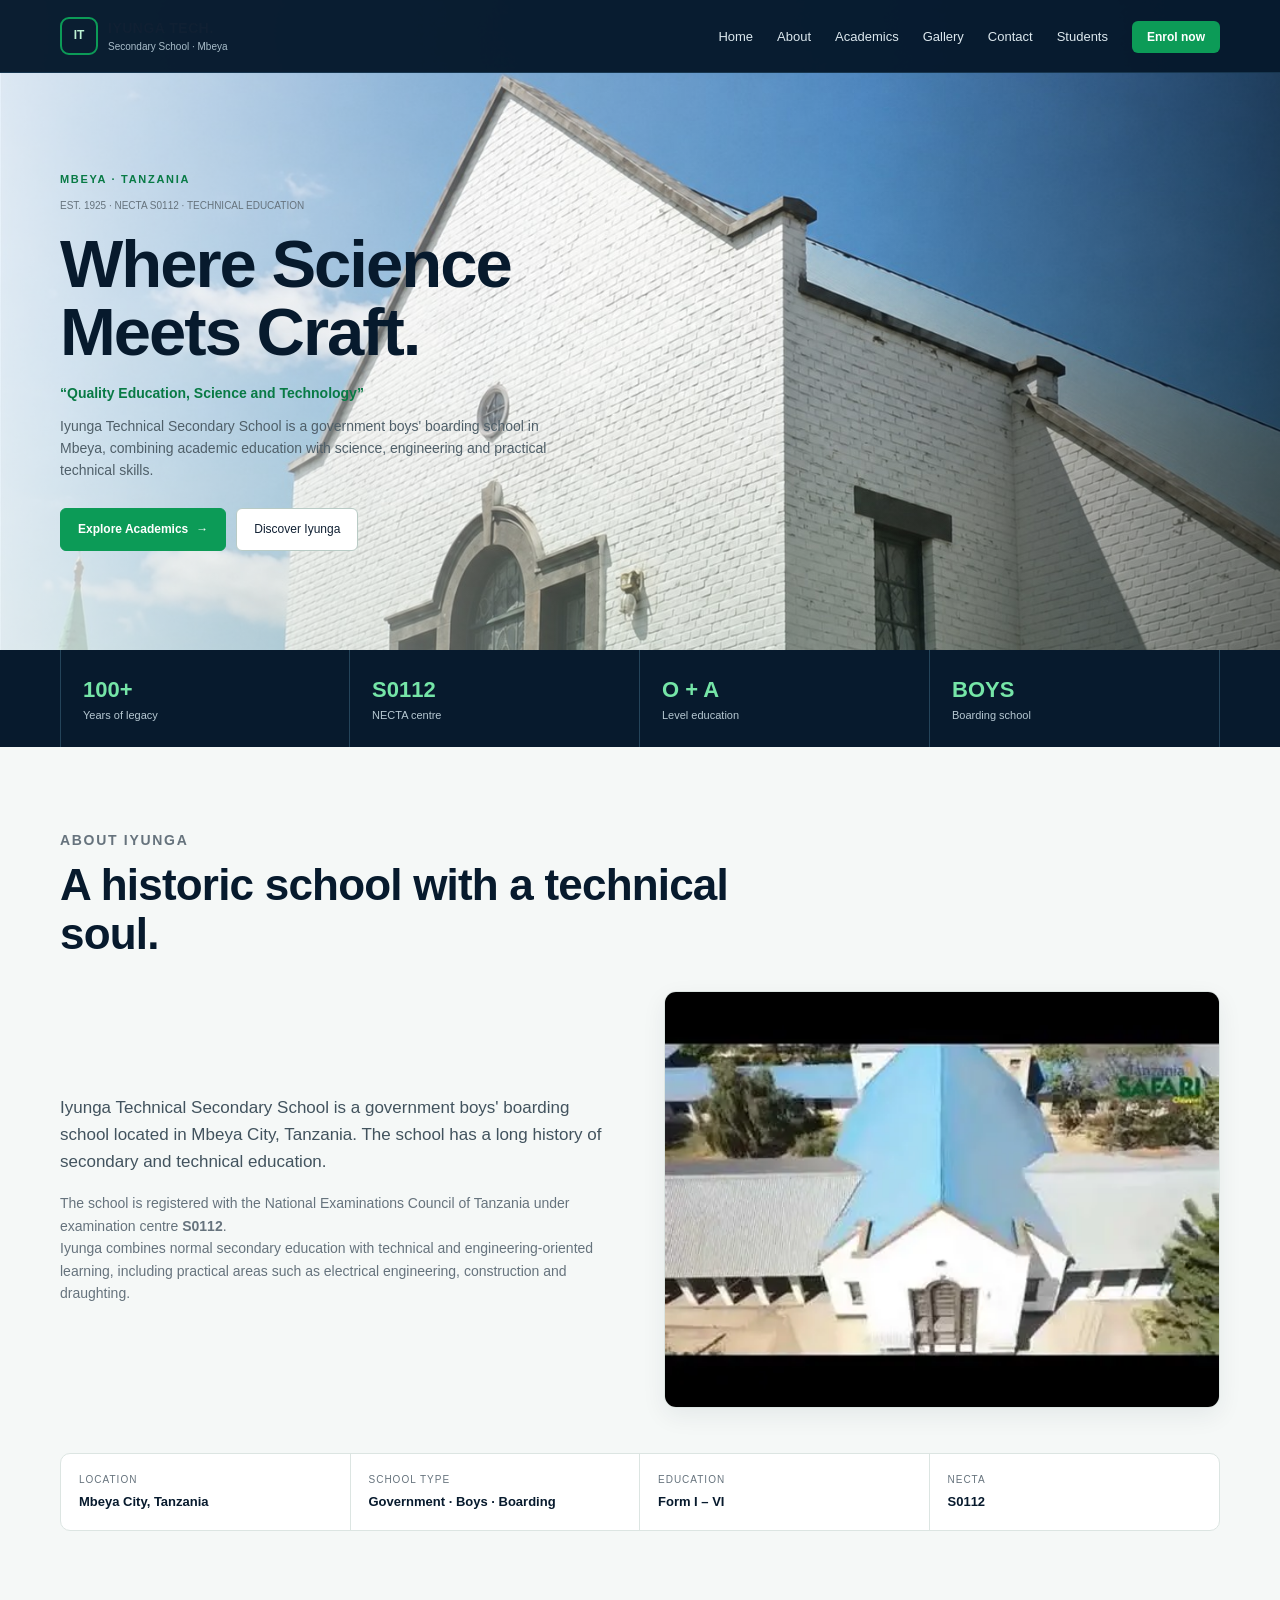
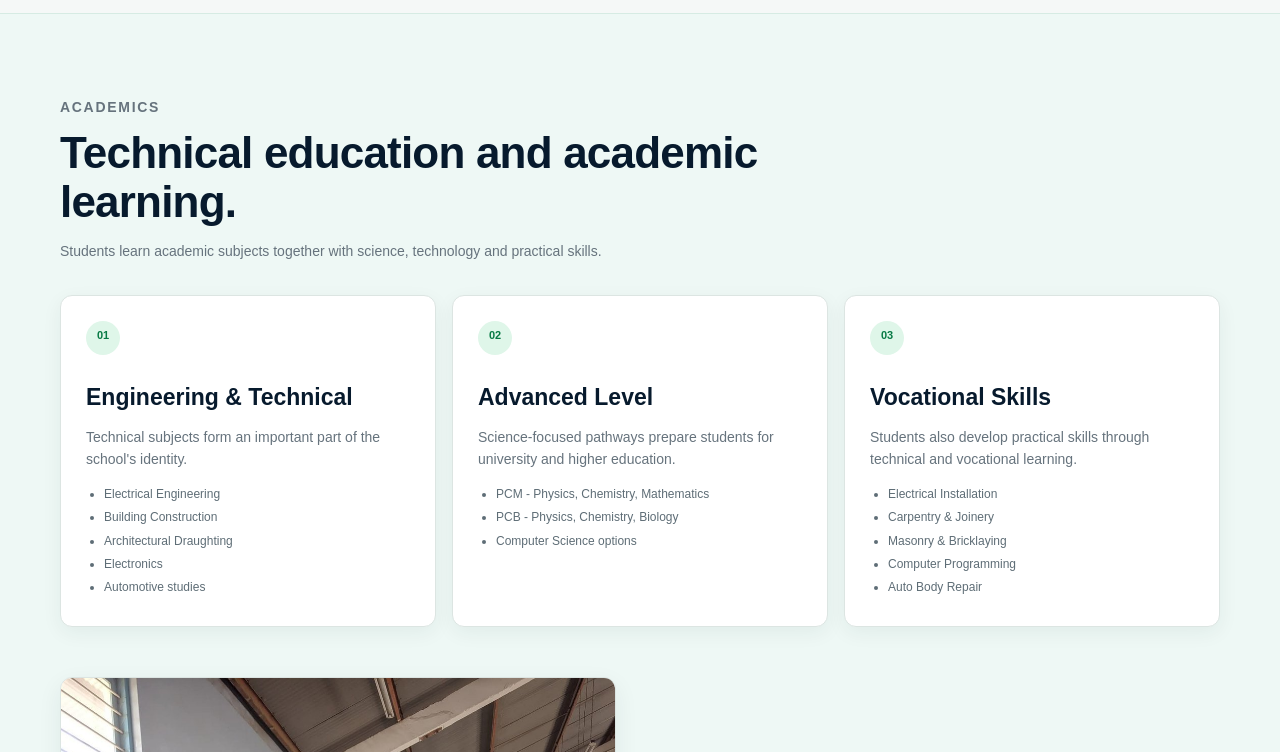
<file: index.html>
<!DOCTYPE html>
<html lang="en">
<head>
    <meta charset="UTF-8">
    <meta http-equiv="refresh" content="0; url=frontend/index.html">
    <meta name="viewport" content="width=device-width, initial-scale=1.0">
    <title>Iyunga Technical Secondary School</title>
</head>
<body>
    <p>Opening Iyunga Technical Secondary School...</p>
</body>
</html>
</file>
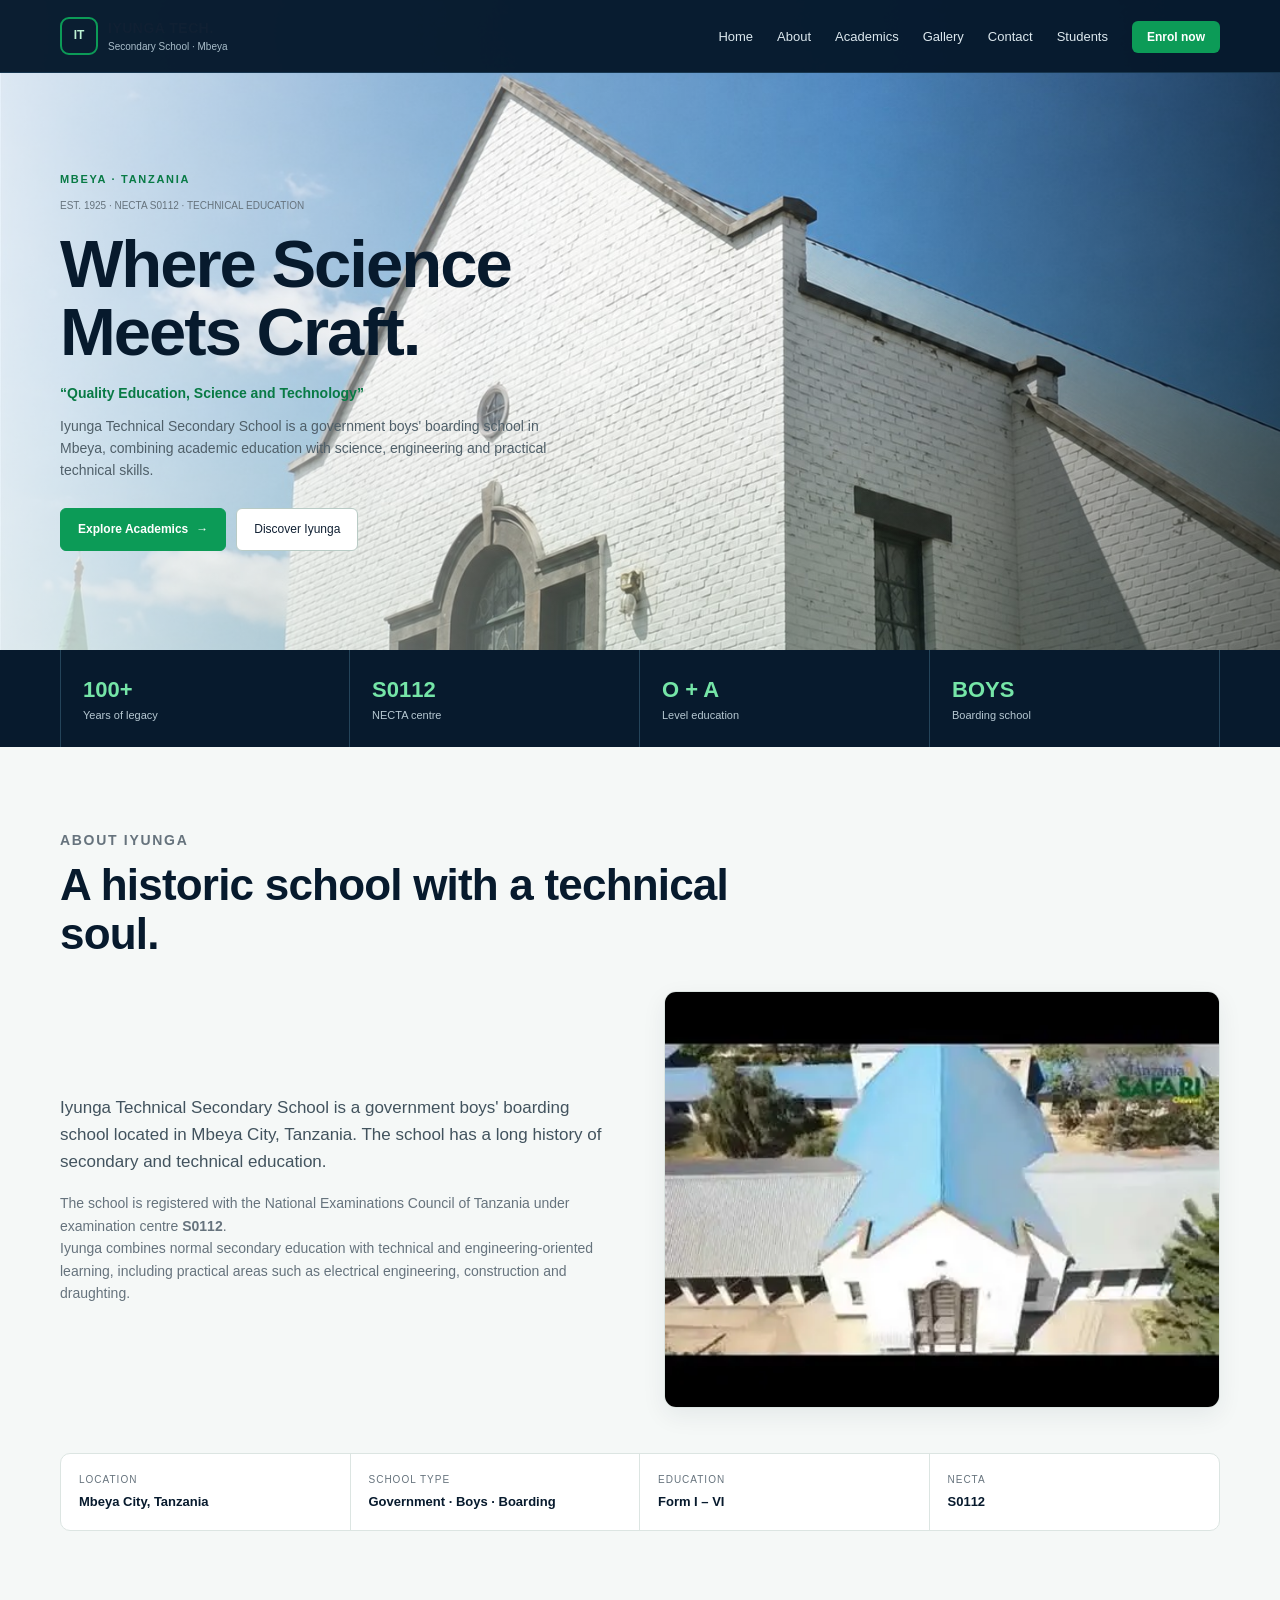
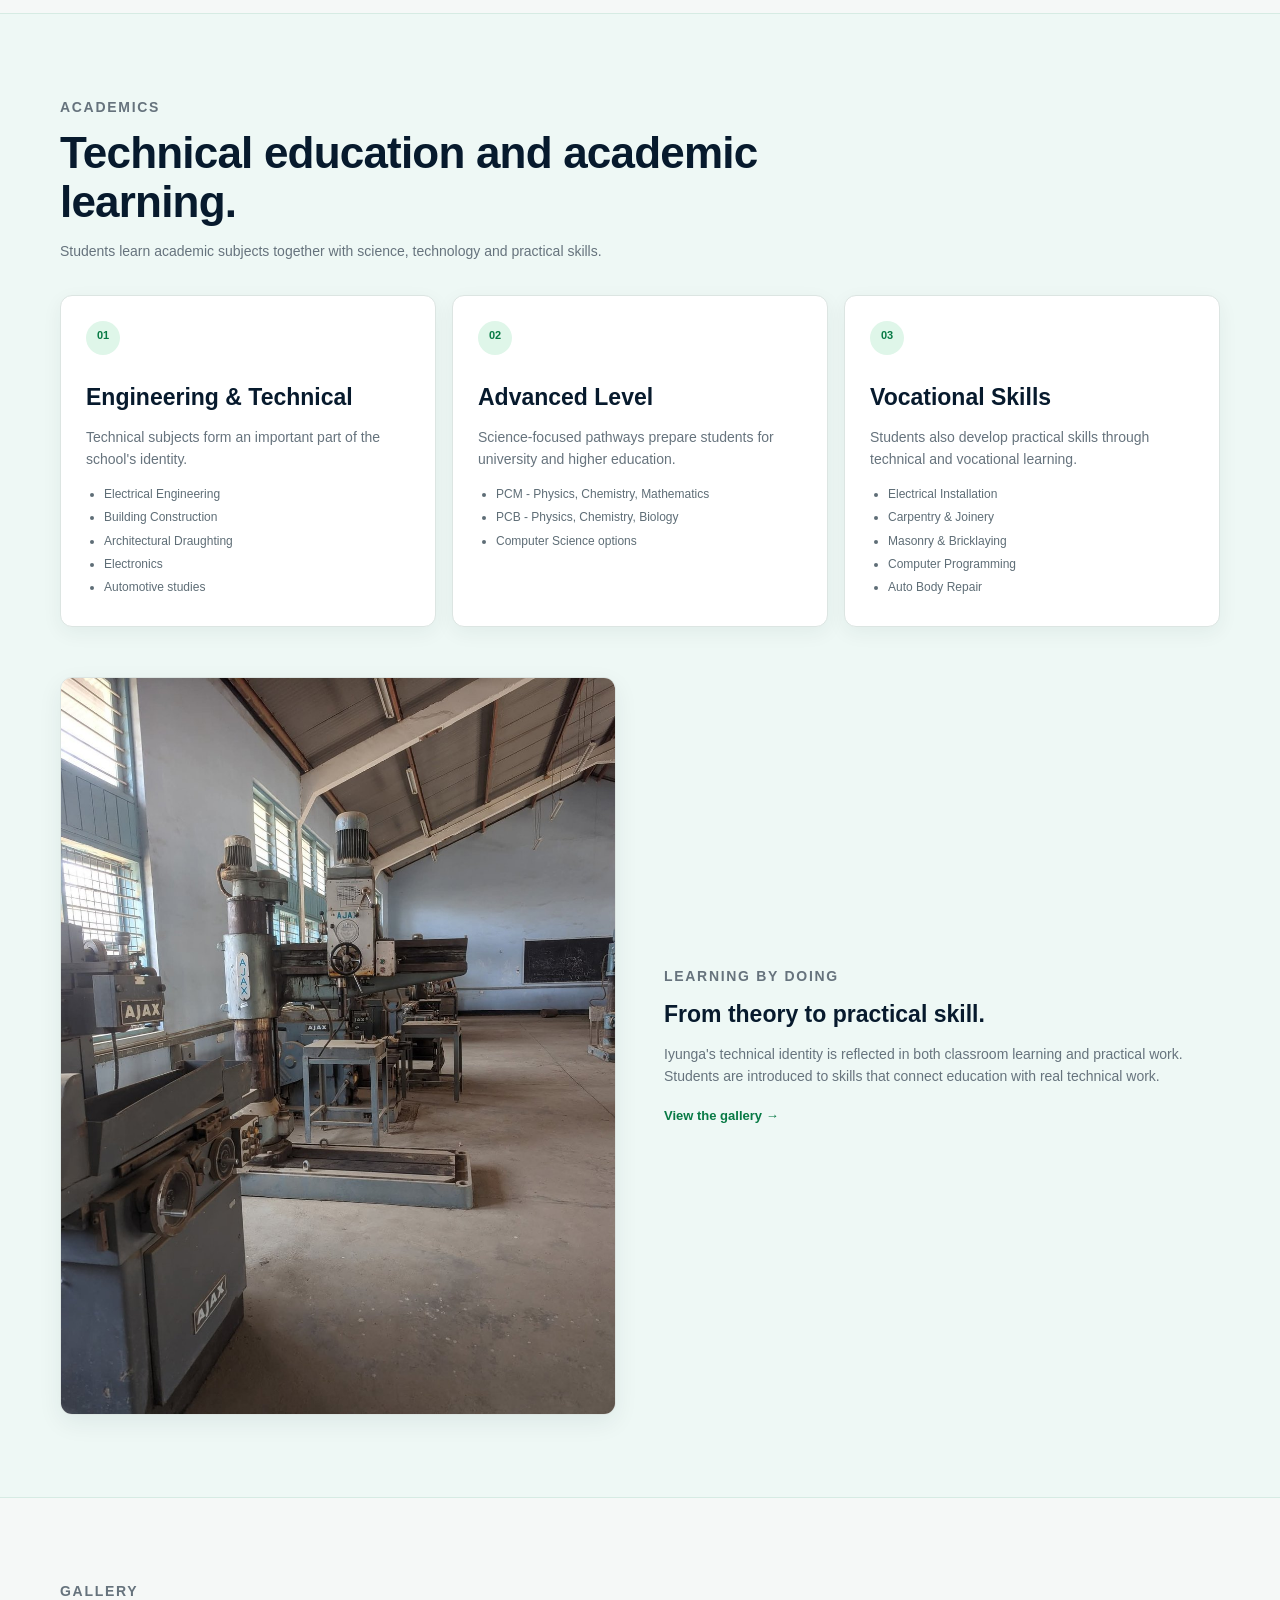
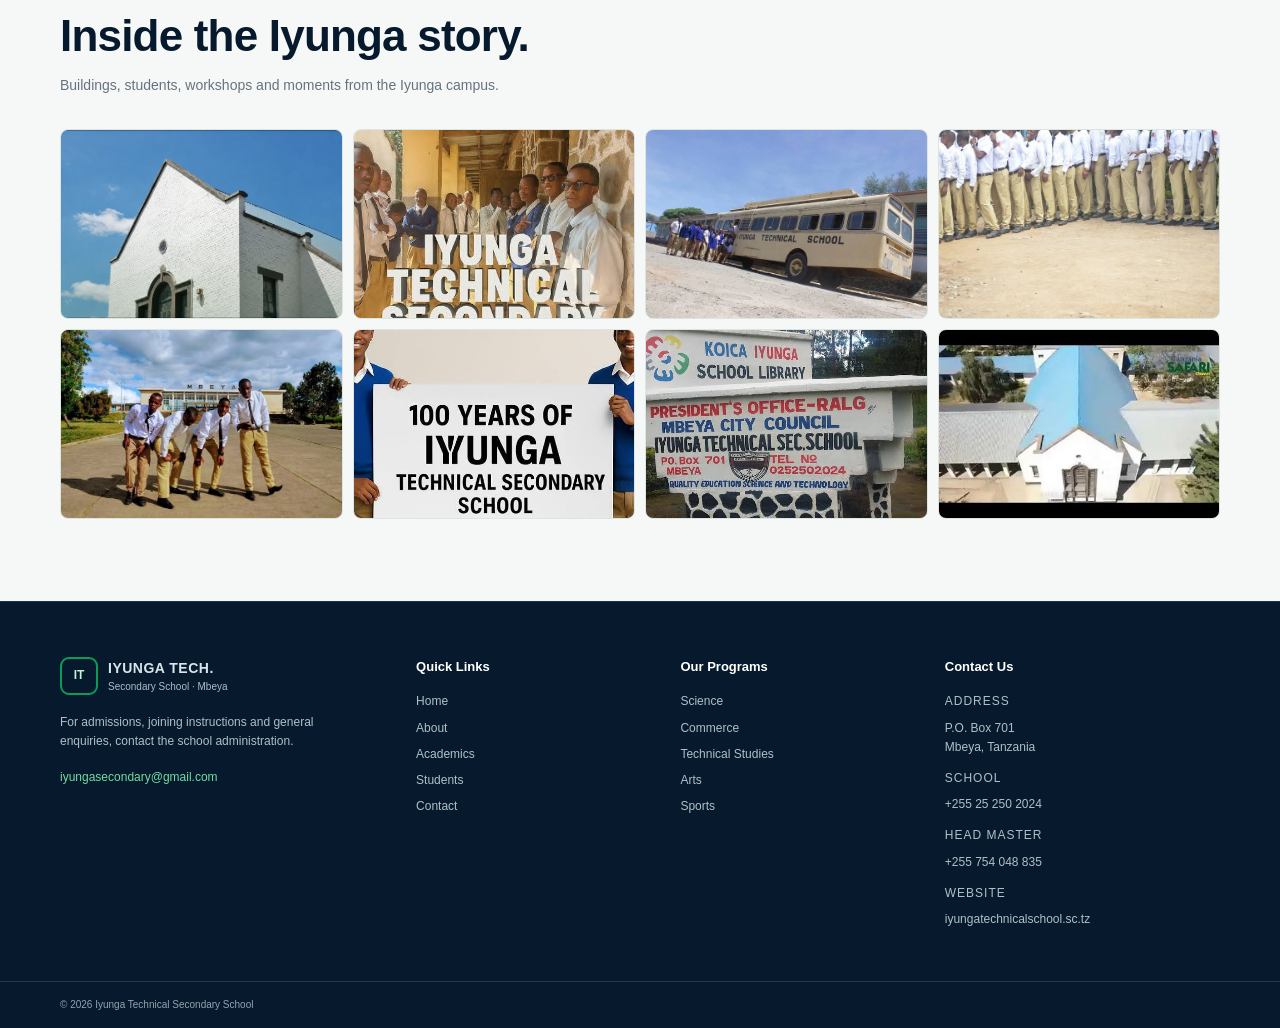
<file: frontend/index.html>
<!DOCTYPE html>
<html lang="en">

<head>
    <meta charset="UTF-8">
    <meta name="viewport" content="width=device-width, initial-scale=1.0">
    <meta name="description" content="Iyunga Technical Secondary School in Mbeya, Tanzania.">
    <title>Iyunga Technical Secondary School | Mbeya</title>
    <link rel="stylesheet" href="static/style.css">
</head>

<body>
    <header class="site-header" id="siteHeader">
        <div class="container header-inner">
            <a class="brand" href="index.html">
                <span class="brand-mark">IT</span>
                <span class="brand-text">
                    <strong>IYUNGA TECH.</strong>
                    <small>Secondary School · Mbeya</small>
                </span>
            </a>

            <button class="nav-toggle" id="navToggle" type="button" aria-label="Open navigation">☰</button>

            <nav class="nav-shell" id="navShell">
                <ul class="nav-links">
                    <li><a class="nav-link" href="index.html">Home</a></li>
                    <li><a class="nav-link" href="index.html#about">About</a></li>
                    <li><a class="nav-link" href="index.html#academics">Academics</a></li>
                    <li><a class="nav-link" href="index.html#gallery">Gallery</a></li>
                    <li><a class="nav-link" href="index.html#contacts">Contact</a></li>
                    <li><a class="nav-link" href="students.html">Students</a></li>
                    <li><a class="nav-btn" href="add-students.html">Enrol now</a></li>
                </ul>
            </nav>
        </div>
    </header>

    <main>
        <section id="home" class="hero">
            <div class="hero-image"></div>
            <div class="container hero-content">
                <div class="hero-copy">
                    <p class="eyebrow">MBEYA · TANZANIA</p>
                    <p class="school-info">EST. 1925 · NECTA S0112 · TECHNICAL EDUCATION</p>
                    <h1>Where Science<br>Meets Craft.</h1>
                    <p class="motto">“Quality Education, Science and Technology”</p>
                    <p class="hero-text">
                        Iyunga Technical Secondary School is a government boys' boarding school in Mbeya,
                        combining academic education with science, engineering and practical technical skills.
                    </p>
                    <div class="buttons">
                        <a href="#academics" class="button primary">Explore Academics <span>→</span></a>
                        <a href="#about" class="button">Discover Iyunga</a>
                    </div>
                </div>
            </div>
        </section>

        <section class="facts">
            <div class="container facts-grid">
                <div><strong data-count="100">100+</strong><span>Years of legacy</span></div>
                <div><strong>S0112</strong><span>NECTA centre</span></div>
                <div><strong>O + A</strong><span>Level education</span></div>
                <div><strong>BOYS</strong><span>Boarding school</span></div>
            </div>
        </section>

        <section id="about" class="section">
            <div class="container">
                <p class="eyebrow">ABOUT IYUNGA</p>
                <h2>A historic school with a technical soul.</h2>
                <div class="two-columns">
                    <div>
                        <p class="lead">Iyunga Technical Secondary School is a government boys' boarding school located
                            in
                            Mbeya City, Tanzania. The school has a long history of secondary and technical education.
                        </p>
                        <p>The school is registered with the National Examinations Council of Tanzania under
                            examination centre <strong>S0112</strong>.</p>
                        <p>Iyunga combines normal secondary education with technical and engineering-oriented
                            learning, including practical areas such as electrical engineering, construction and
                            draughting.</p>
                    </div>
                    <div class="image-box">
                        <img src="images/iyunga.webp" alt="Iyunga Technical Secondary School campus">
                    </div>
                </div>

                <div class="details">
                    <div><span>Location</span><strong>Mbeya City, Tanzania</strong></div>
                    <div><span>School type</span><strong>Government · Boys · Boarding</strong></div>
                    <div><span>Education</span><strong>Form I &ndash; VI</strong></div>
                    <div><span>NECTA</span><strong>S0112</strong></div>
                </div>
            </div>
        </section>

        <section id="academics" class="section dark-section">
            <div class="container">
                <p class="eyebrow">ACADEMICS</p>
                <h2>Technical education and academic learning.</h2>
                <p class="section-text">Students learn academic subjects together with science, technology and practical
                    skills.</p>

                <div class="cards">
                    <article class="card">
                        <span class="card-number">01</span>
                        <h3>Engineering &amp; Technical</h3>
                        <p>Technical subjects form an important part of the school's identity.</p>
                        <ul>
                            <li>Electrical Engineering</li>
                            <li>Building Construction</li>
                            <li>Architectural Draughting</li>
                            <li>Electronics</li>
                            <li>Automotive studies</li>
                        </ul>
                    </article>

                    <article class="card">
                        <span class="card-number">02</span>
                        <h3>Advanced Level</h3>
                        <p>Science-focused pathways prepare students for university and higher education.</p>
                        <ul>
                            <li>PCM - Physics, Chemistry, Mathematics</li>
                            <li>PCB - Physics, Chemistry, Biology</li>
                            <li>Computer Science options</li>
                        </ul>
                    </article>

                    <article class="card">
                        <span class="card-number">03</span>
                        <h3>Vocational Skills</h3>
                        <p>Students also develop practical skills through technical and vocational learning.</p>
                        <ul>
                            <li>Electrical Installation</li>
                            <li>Carpentry &amp; Joinery</li>
                            <li>Masonry &amp; Bricklaying</li>
                            <li>Computer Programming</li>
                            <li>Auto Body Repair</li>
                        </ul>
                    </article>
                </div>

                <div class="two-columns workshop">
                    <div class="image-box">
                        <img src="images/FB_IMG_1786392129188-web.jpg" alt="Iyunga technical workshop">
                    </div>
                    <div>
                        <p class="eyebrow">LEARNING BY DOING</p>
                        <h3>From theory to practical skill.</h3>
                        <p>Iyunga's technical identity is reflected in both classroom learning and practical work.
                            Students are introduced to skills that connect education with real technical work.</p>
                        <a href="#gallery" class="text-link">View the gallery →</a>
                    </div>
                </div>
            </div>
        </section>

        <section id="gallery" class="section">
            <div class="container">
                <p class="eyebrow">GALLERY</p>
                <h2>Inside the Iyunga story.</h2>
                <p class="section-text">Buildings, students, workshops and moments from the Iyunga campus.</p>
                <div class="gallery">
                    <img src="images/hero.jpg" alt="Iyunga campus building">
                    <img src="images/images-2.jpeg" alt="Iyunga students on campus">
                    <img src="images/images-3.jpeg" alt="Iyunga school bus">
                    <img src="images/images-5.jpeg" alt="Iyunga students">
                    <img src="images/images-4.jpeg" alt="Iyunga students in Mbeya">
                    <img src="images/images-1.jpeg" alt="Iyunga school celebration">
                    <img src="images/images.jpeg" alt="Iyunga school entrance">
                    <img src="images/iyunga.webp" alt="Iyunga campus view">
                </div>
            </div>
        </section>
    </main>

    <footer id="contacts" class="footer">
        <div class="container footer-grid">
            <div class="footer-intro">
                <div class="footer-brand">
                    <span class="brand-mark">IT</span>
                    <span>
                        <strong>IYUNGA TECH.</strong>
                        <small>Secondary School · Mbeya</small>
                    </span>
                </div>
                <p>For admissions, joining instructions and general enquiries, contact the school administration.</p>
                <a href="mailto:iyungasecondary@gmail.com">iyungasecondary@gmail.com</a>
            </div>

            <div>
                <h3>Quick Links</h3>
                <a href="index.html">Home</a>
                <a href="index.html#about">About</a>
                <a href="index.html#academics">Academics</a>
                <a href="students.html">Students</a>
                <a href="index.html#contacts">Contact</a>
            </div>

            <div>
                <h3>Our Programs</h3>
                <span>Science</span>
                <span>Commerce</span>
                <span>Technical Studies</span>
                <span>Arts</span>
                <span>Sports</span>
            </div>

            <div class="contact-details">
                <h3>Contact Us</h3>
                <p><span>ADDRESS</span>P.O. Box 701<br>Mbeya, Tanzania</p>
                <p><span>SCHOOL</span>+255 25 250 2024</p>
                <p><span>HEAD MASTER</span>+255 754 048 835</p>
                <p><span>WEBSITE</span>iyungatechnicalschool.sc.tz</p>
            </div>
        </div>

        <div class="footer-bottom">
            <div class="container">
                <span>© <span id="year"></span> Iyunga Technical Secondary School</span>
            </div>
        </div>
    </footer>

    <button class="back-top" id="backTop" type="button" aria-label="Back to top">↑</button>
    <script src="static/script.js"></script>
</body>



</html>
</file>
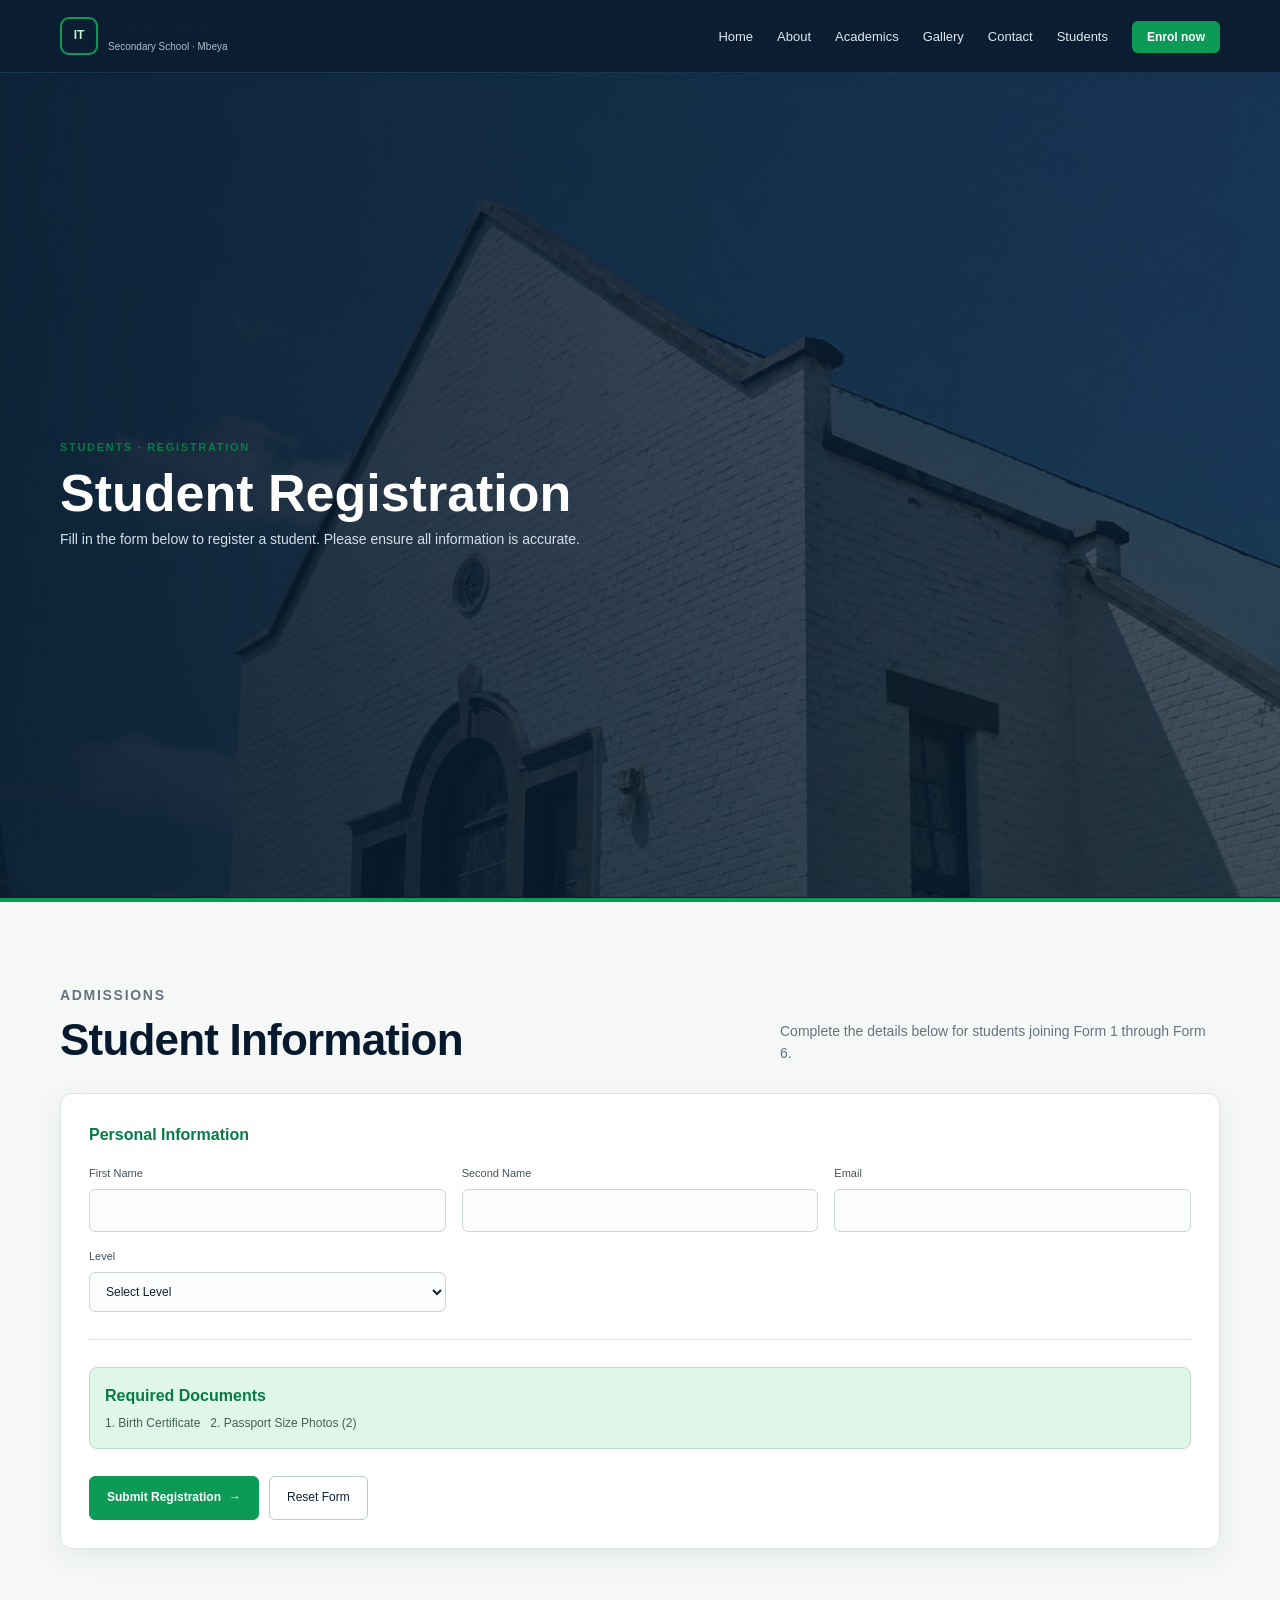
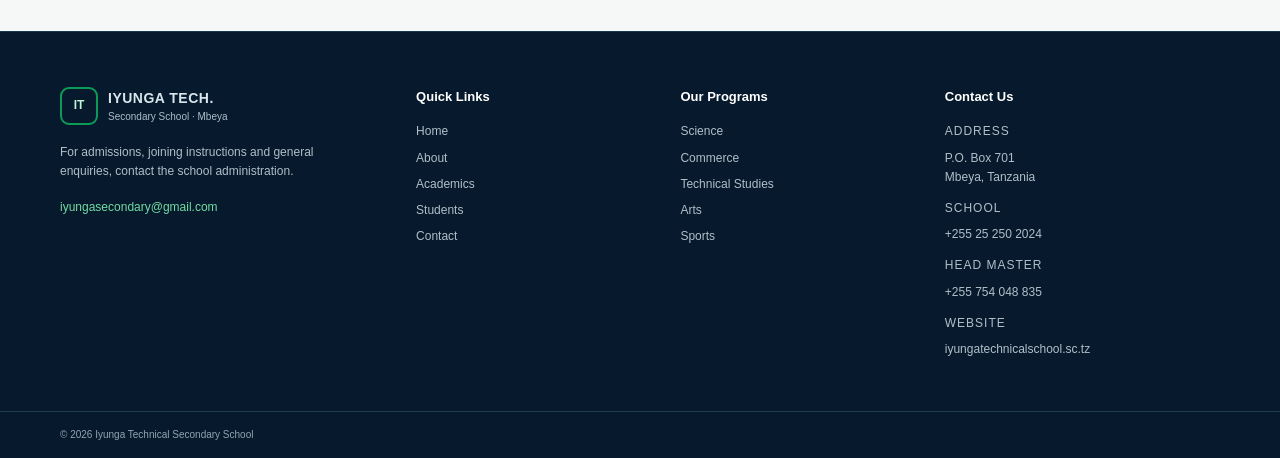
<file: frontend/add-students.html>
<!DOCTYPE html>
<html lang="en">

<head>
    <meta charset="UTF-8">
    <meta name="viewport" content="width=device-width, initial-scale=1.0">
    <meta name="description" content="Student registration at Iyunga Technical Secondary School.">
    <title>Student Registration | Iyunga Technical Secondary School</title>
    <link rel="stylesheet" href="static/style.css">
</head>

<body>

    <header class="site-header" id="siteHeader">
        <div class="container header-inner">

            <a class="brand" href="index.html">
                <span class="brand-mark">IT</span>
                <span class="brand-text">
                    <strong>IYUNGA TECH.</strong>
                    <small>Secondary School · Mbeya</small>
                </span>
            </a>

            <button class="nav-toggle" id="navToggle" type="button" aria-label="Open navigation">
                ☰
            </button>

            <nav class="nav-shell" id="navShell">
                <ul class="nav-links">
                    <li><a class="nav-link" href="index.html">Home</a></li>
                    <li><a class="nav-link" href="index.html#about">About</a></li>
                    <li><a class="nav-link" href="index.html#academics">Academics</a></li>
                    <li><a class="nav-link" href="index.html#gallery">Gallery</a></li>
                    <li><a class="nav-link" href="index.html#contacts">Contact</a></li>
                    <li><a class="nav-link" href="students.html">Students</a></li>
                    <li><a class="nav-btn" href="add-students.html">Enrol now</a></li>
                </ul>
            </nav>

        </div>
    </header>

    <main class="page-main">

        <section class="page-hero">
            <div class="container">
                <p class="eyebrow">STUDENTS · REGISTRATION</p>
                <h1>Student Registration</h1>
                <p>Fill in the form below to register a student. Please ensure all information is accurate.</p>
            </div>
        </section>

        <section class="section registration-section">
            <div class="container">

                <div class="form-heading">
                    <div>
                        <p class="eyebrow">ADMISSIONS</p>
                        <h2>Student Information</h2>
                    </div>

                    <p>
                        Complete the details below for students joining Form 1 through Form 6.
                    </p>
                </div>

                <form id="addForm" class="registration-form">

                    <div class="form-section">
                        <h3 class="section-title">Personal Information</h3>

                        <div class="section-grid">

                            <div class="input-grp">
                                <label for="firstName">First Name</label>
                                <input id="firstName" name="firstName" type="text" autocomplete="given-name" required>
                            </div>

                            <div class="input-grp">
                                <label for="secondName">Second Name</label>
                                <input id="secondName" name="secondName" type="text" required>
                            </div>

                            <div class="input-grp">
                                <label for="email">Email</label>
                                <input id="email" name="email" type="email" autocomplete="given-name" required>
                            </div>

                            <div class="input-grp">
                                <label for="level">Level</label>
                                <select id="level" name="level" required>
                                    <option value="">Select Level</option>
                                    <option value="Form 1">Form 1</option>
                                    <option value="Form 2">Form 2</option>
                                    <option value="Form 3">Form 3</option>
                                    <option value="Form 4">Form 4</option>
                                    <option value="Form 5">Form 5</option>
                                    <option value="Form 6">Form 6</option>
                                </select>
                            </div>

                        </div>
                    </div>

                    <div class="form-section docs">
                        <h3 class="section-title">Required Documents</h3>
                        <p>1. Birth Certificate &nbsp; 2. Passport Size Photos (2)</p>
                    </div>

                    <div class="form-actions">
                        <button id="submitButton" class="button primary" type="submit">
                            Submit Registration <span>→</span>
                        </button>

                        <button class="button" type="reset">
                            Reset Form
                        </button>

                        <p id="formMessage" class="form-message"></p>
                    </div>

                </form>

            </div>
        </section>

    </main>

    <footer id="contacts" class="footer">

        <div class="container footer-grid">

            <div class="footer-intro">
                <div class="footer-brand">
                    <span class="brand-mark">IT</span>
                    <span>
                        <strong>IYUNGA TECH.</strong>
                        <small>Secondary School · Mbeya</small>
                    </span>
                </div>

                <p>
                    For admissions, joining instructions and general enquiries,
                    contact the school administration.
                </p>

                <a href="mailto:iyungasecondary@gmail.com">
                    iyungasecondary@gmail.com
                </a>
            </div>

            <div>
                <h3>Quick Links</h3>
                <a href="index.html">Home</a>
                <a href="index.html#about">About</a>
                <a href="index.html#academics">Academics</a>
                <a href="students.html">Students</a>
                <a href="index.html#contacts">Contact</a>
            </div>

            <div>
                <h3>Our Programs</h3>
                <span>Science</span>
                <span>Commerce</span>
                <span>Technical Studies</span>
                <span>Arts</span>
                <span>Sports</span>
            </div>

            <div class="contact-details">
                <h3>Contact Us</h3>
                <p><span>ADDRESS</span>P.O. Box 701<br>Mbeya, Tanzania</p>
                <p><span>SCHOOL</span>+255 25 250 2024</p>
                <p><span>HEAD MASTER</span>+255 754 048 835</p>
                <p><span>WEBSITE</span>iyungatechnicalschool.sc.tz</p>
            </div>

        </div>

        <div class="footer-bottom">
            <div class="container">
                <span>
                    &copy; <span id="year"></span> Iyunga Technical Secondary School
                </span>
            </div>
        </div>

    </footer>

    <script src="static/script.js"></script>
</body>

</html>
</file>
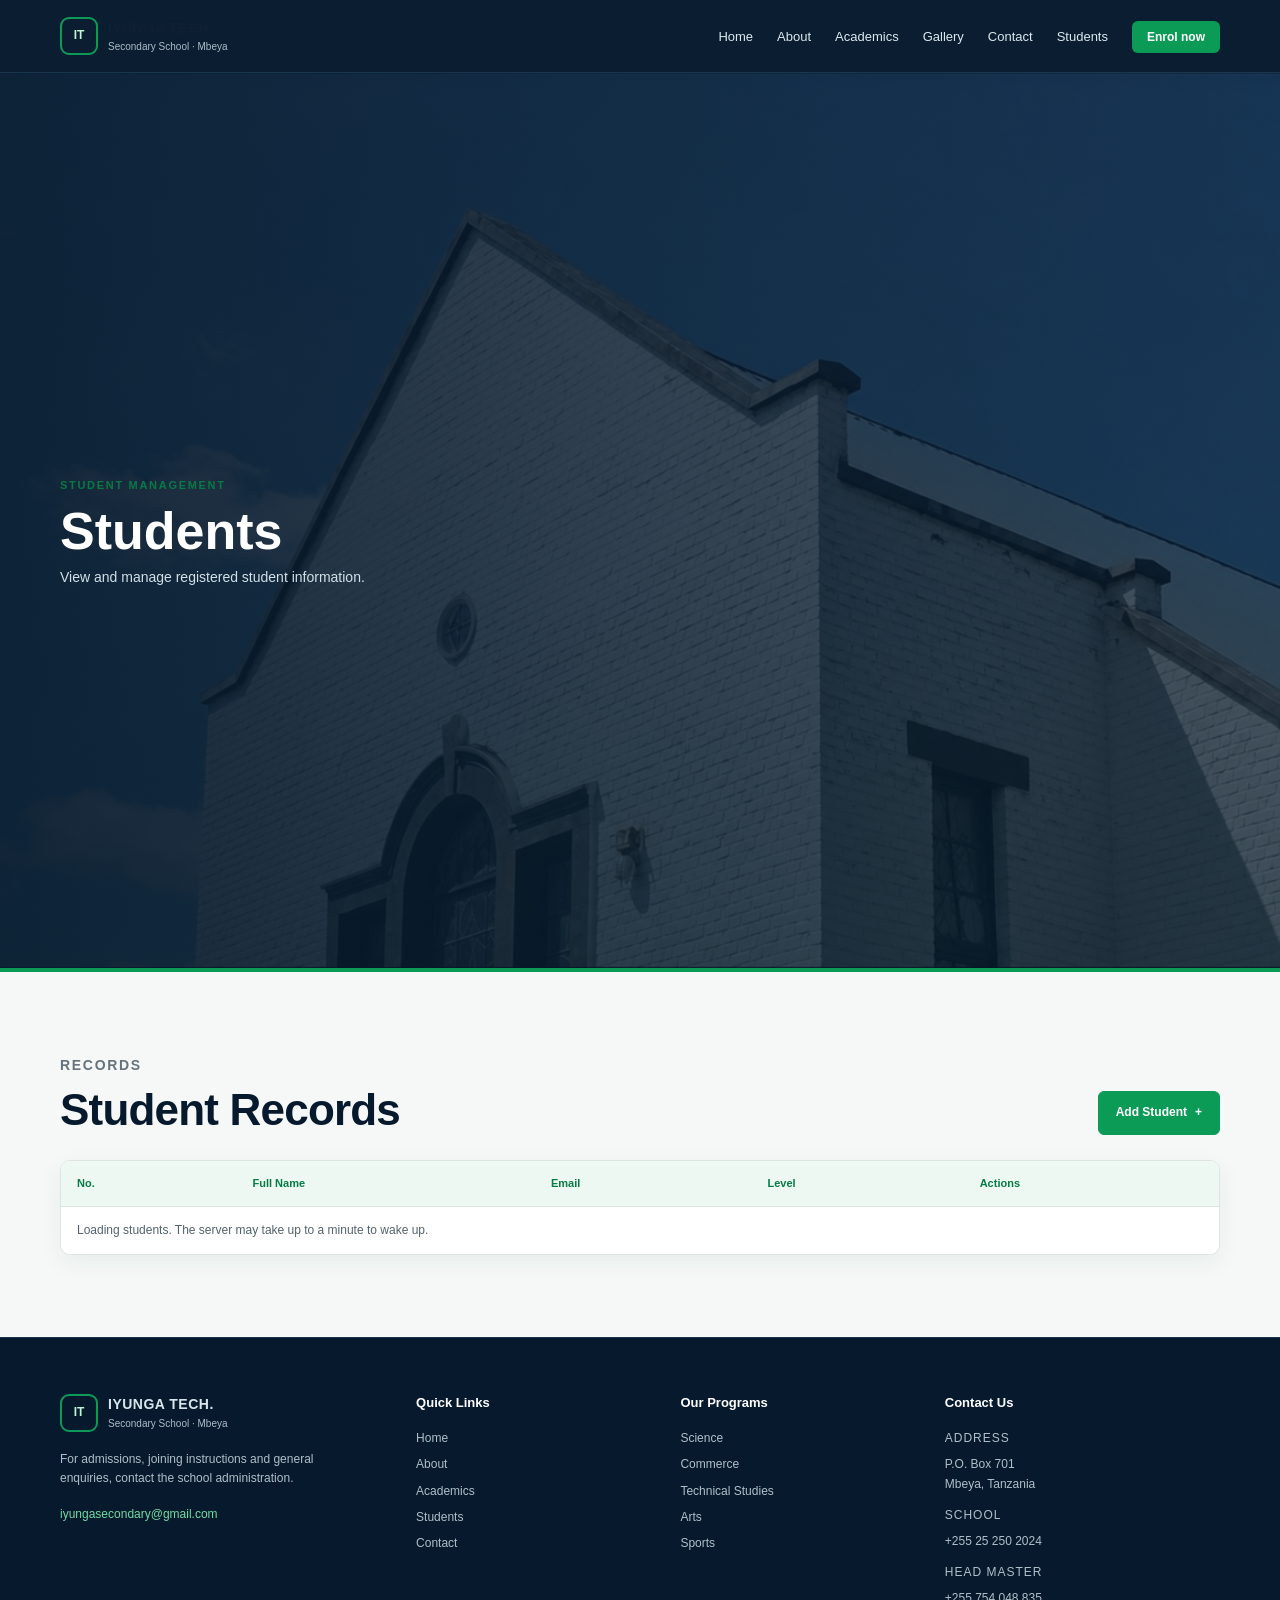
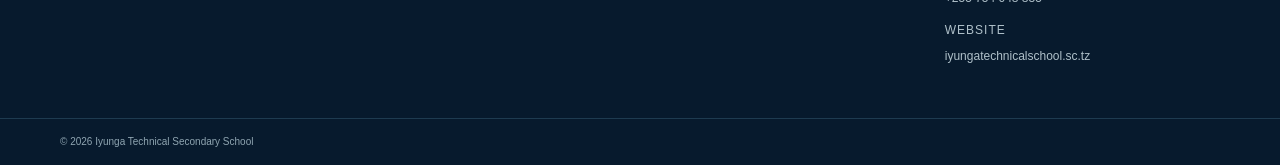
<file: frontend/students.html>
<!DOCTYPE html>
<html lang="en">

<head>
    <meta charset="UTF-8">
    <meta name="viewport" content="width=device-width, initial-scale=1.0">
    <meta name="description" content="Student records at Iyunga Technical Secondary School.">
    <title>Students | Iyunga Technical Secondary School</title>
    <link rel="stylesheet" href="static/style.css">
</head>

<body>

    <header class="site-header" id="siteHeader">
        <div class="container header-inner">

            <a class="brand" href="index.html">
                <span class="brand-mark">IT</span>
                <span class="brand-text">
                    <strong>IYUNGA TECH.</strong>
                    <small>Secondary School · Mbeya</small>
                </span>
            </a>

            <button class="nav-toggle" id="navToggle" type="button" aria-label="Open navigation">
                ☰
            </button>

            <nav class="nav-shell" id="navShell">
                <ul class="nav-links">
                    <li><a class="nav-link" href="index.html">Home</a></li>
                    <li><a class="nav-link" href="index.html#about">About</a></li>
                    <li><a class="nav-link" href="index.html#academics">Academics</a></li>
                    <li><a class="nav-link" href="index.html#gallery">Gallery</a></li>
                    <li><a class="nav-link" href="index.html#contacts">Contact</a></li>
                    <li><a class="nav-link" href="students.html">Students</a></li>
                    <li><a class="nav-btn" href="add-students.html">Enrol now</a></li>
                </ul>
            </nav>

        </div>
    </header>

    <main class="page-main">

        <section class="page-hero compact">
            <div class="container">
                <p class="eyebrow">STUDENT MANAGEMENT</p>
                <h1>Students</h1>
                <p>View and manage registered student information.</p>
            </div>
        </section>

        <section class="section">

            <div class="container">

                <div class="page-actions">
                    <div>
                        <p class="eyebrow">RECORDS</p>
                        <h2>Student Records</h2>
                    </div>

                    <a class="button primary" href="add-students.html">
                        Add Student <span>+</span>
                    </a>
                </div>

                <div class="table-box">

                    <table class="student-table">

                        <thead>
                            <tr>
                                <th>No.</th>
                                <th>Full Name</th>
                                <th>Email</th>
                                <th>Level</th>
                                <th>Actions</th>
                            </tr>
                        </thead>

                        <tbody id="studentTableBody">
                            <tr>
                                <td colspan="5">No students registered yet</td>
                            </tr>
                        </tbody>

                    </table>

                </div>

                <div id="editStudentModal" class="modal-backdrop" aria-hidden="true">
                    <div class="modal-panel" role="dialog" aria-modal="true" aria-labelledby="editStudentTitle">
                        <div class="modal-header">
                            <h3 id="editStudentTitle">Edit Student</h3>
                            <button id="closeEditModal" class="close-modal" type="button" aria-label="Close">×</button>
                        </div>

                        <form id="editStudentForm" class="modal-form">
                            <input id="editStudentId" type="hidden" name="id">

                            <div class="input-grp">
                                <label for="editFirstName">First Name</label>
                                <input id="editFirstName" name="firstName" type="text" required>
                            </div>

                            <div class="input-grp">
                                <label for="editSecondName">Second Name</label>
                                <input id="editSecondName" name="secondName" type="text" required>
                            </div>

                            <div class="input-grp">
                                <label for="editEmail">Email</label>
                                <input id="editEmail" name="email" type="email" required>
                            </div>

                            <div class="input-grp">
                                <label for="editLevel">Level</label>
                                <select id="editLevel" name="level" required>
                                    <option value="">Select Level</option>
                                    <option value="Form 1">Form 1</option>
                                    <option value="Form 2">Form 2</option>
                                    <option value="Form 3">Form 3</option>
                                    <option value="Form 4">Form 4</option>
                                    <option value="Form 5">Form 5</option>
                                    <option value="Form 6">Form 6</option>
                                </select>
                            </div>

                            <div class="modal-actions">
                                <button type="button" class="button secondary" id="cancelEditButton">Cancel</button>
                                <button type="submit" class="button primary">Save Changes</button>
                            </div>
                        </form>
                    </div>
                </div>

            </div>

        </section>

    </main>

    <footer id="contacts" class="footer">

        <div class="container footer-grid">

            <div class="footer-intro">
                <div class="footer-brand">
                    <span class="brand-mark">IT</span>
                    <span>
                        <strong>IYUNGA TECH.</strong>
                        <small>Secondary School · Mbeya</small>
                    </span>
                </div>

                <p>
                    For admissions, joining instructions and general enquiries,
                    contact the school administration.
                </p>

                <a href="mailto:iyungasecondary@gmail.com">
                    iyungasecondary@gmail.com
                </a>
            </div>

            <div>
                <h3>Quick Links</h3>
                <a href="index.html">Home</a>
                <a href="index.html#about">About</a>
                <a href="index.html#academics">Academics</a>
                <a href="students.html">Students</a>
                <a href="index.html#contacts">Contact</a>
            </div>

            <div>
                <h3>Our Programs</h3>
                <span>Science</span>
                <span>Commerce</span>
                <span>Technical Studies</span>
                <span>Arts</span>
                <span>Sports</span>
            </div>

            <div class="contact-details">
                <h3>Contact Us</h3>
                <p><span>ADDRESS</span>P.O. Box 701<br>Mbeya, Tanzania</p>
                <p><span>SCHOOL</span>+255 25 250 2024</p>
                <p><span>HEAD MASTER</span>+255 754 048 835</p>
                <p><span>WEBSITE</span>iyungatechnicalschool.sc.tz</p>
            </div>

        </div>

        <div class="footer-bottom">
            <div class="container">
                <span>
                    &copy; <span id="year"></span> Iyunga Technical Secondary School
                </span>
            </div>
        </div>

    </footer>

    <script src="static/script.js"></script>
</body>



</html>
</file>
<file: frontend/static/style.css>
* {
    margin: 0;
    padding: 0;
    box-sizing: border-box;
}

html {
    scroll-behavior: smooth;
}

:root {
    --navy: #071a2d;
    --navy-light: #0d2940;
    --green: #0c9b57;
    --green-dark: #087a45;
    --green-light: #dff6e9;
    --aqua: #29c7c2;
    --aqua-light: #e0f9f7;
    --blue: #2384d8;
    --blue-light: #e6f2ff;
    --bg: #f5f8f7;
    --white: #ffffff;
    --text: #102033;
    --muted: #66737d;
    --line: #dce5e2;
    --max: 1160px;
}

body {
    font-family: Arial, Helvetica, sans-serif;
    background: var(--bg);
    color: var(--text);
    line-height: 1.6;
}

a {
    color: inherit;
    text-decoration: none;
}

img {
    display: block;
    width: 100%;
}

button,
input,
select {
    font: inherit;
}

button {
    cursor: pointer;
}

.action-btn {
    display: inline-flex;
    align-items: center;
    justify-content: center;
    min-width: 70px;
    padding: 8px 12px;
    border: none;
    border-radius: 6px;
    color: var(--white);
    font-size: 12px;
    font-weight: 700;
    transition: transform .2s ease, opacity .2s ease, box-shadow .2s ease;
}

.action-btn:hover {
    transform: translateY(-1px);
    opacity: .96;
}

.action-btn.edit-btn {
    background: var(--blue);
    box-shadow: 0 8px 20px rgba(35, 132, 216, .18);
}

.action-btn.delete-btn {
    background: #d94a4a;
    box-shadow: 0 8px 20px rgba(217, 74, 74, .18);
}

.student-actions {
    display: flex;
    align-items: center;
    gap: 8px;
}

.modal-backdrop {
    position: fixed;
    inset: 0;
    display: none;
    align-items: center;
    justify-content: center;
    padding: 24px;
    background: rgba(7, 26, 45, .6);
    z-index: 200;
}

.modal-backdrop.open {
    display: flex;
}

.modal-panel {
    width: min(100%, 500px);
    background: var(--white);
    border-radius: 14px;
    box-shadow: 0 24px 60px rgba(7, 26, 45, .2);
    padding: 22px;
}

.modal-header {
    display: flex;
    align-items: center;
    justify-content: space-between;
    margin-bottom: 18px;
}

.modal-header h3 {
    color: var(--navy);
    font-size: 1.3rem;
}

.close-modal {
    width: 36px;
    height: 36px;
    border: 1px solid var(--line);
    border-radius: 50%;
    background: transparent;
    font-size: 1.5rem;
    line-height: 1;
    color: var(--text);
}

.modal-form {
    display: grid;
    gap: 16px;
}

.modal-actions {
    display: flex;
    justify-content: flex-end;
    gap: 10px;
    margin-top: 10px;
}

.button.secondary {
    border-color: var(--line);
    background: var(--white);
    color: var(--text);
}

.container {
    width: min(92%, var(--max));
    margin: 0 auto;
}

.site-header {
    position: fixed;
    top: 0;
    left: 0;
    right: 0;
    z-index: 100;
    background: rgba(7, 26, 45, .98);
    border-bottom: 1px solid #17364f;
}

.header-inner {
    min-height: 72px;
    display: flex;
    align-items: center;
    justify-content: space-between;
}

.brand {
    display: flex;
    align-items: center;
    gap: 10px;
}

.brand-mark {
    width: 38px;
    height: 38px;
    display: grid;
    place-items: center;
    border: 2px solid var(--green);
    border-radius: 9px;
    color: #bff4d5;
    font-size: 12px;
    font-weight: 700;
}

.brand-text strong,
.footer-brand strong {
    display: block;
    font-size: 14px;
    letter-spacing: .5px;
}

.brand-text small,
.footer-brand small {
    display: block;
    color: #a9bdca;
    font-size: 10px;
}

.nav-links {
    display: flex;
    align-items: center;
    gap: 24px;
    list-style: none;
}

.nav-link {
    position: relative;
    padding: 25px 0 21px;
    color: #dce8ee;
    font-size: 13px;
}

.nav-link::after {
    content: "";
    position: absolute;
    left: 0;
    bottom: 14px;
    width: 0;
    height: 2px;
    background: var(--aqua);
    transition: width .25s ease;
}

.nav-link:hover,
.nav-link.active {
    color: #72e0a5;
}

.nav-link:hover::after,
.nav-link.active::after {
    width: 100%;
}

.nav-btn {
    padding: 9px 15px;
    border-radius: 6px;
    background: var(--green);
    color: #fff;
    font-size: 12px;
    font-weight: 700;
    transition: transform .2s ease, background .2s ease;
}

.nav-btn:hover {
    transform: translateY(-2px);
    background: var(--green-dark);
}

.nav-toggle {
    display: none;
    color: #fff;
    background: transparent;
    border: 1px solid #365166;
    border-radius: 6px;
    padding: 7px 10px;
}

.button {
    display: inline-flex;
    align-items: center;
    justify-content: center;
    gap: 8px;
    padding: 11px 17px;
    border: 1px solid #b9cbc5;
    border-radius: 6px;
    color: var(--text);
    background: var(--white);
    font-size: 12px;
    transition: .25s ease;
}

.button:hover {
    border-color: var(--green);
    color: var(--green-dark);
    transform: translateY(-2px);
}

.button.primary {
    border-color: var(--green);
    background: var(--green);
    color: #fff;
    font-weight: 700;
}

.button.primary:hover {
    background: var(--green-dark);
    color: #fff;
    box-shadow: 0 8px 20px rgba(12, 155, 87, .18);
}

.hero {
    min-height: 650px;
    position: relative;
    display: flex;
    align-items: center;
    overflow: hidden;
    background: var(--white);
}

.hero-image {
    position: absolute;
    inset: 0;
    background:
        linear-gradient(to right, rgba(255, 255, 255, .8) 0%, rgba(255, 255, 255, .28) 38%, rgba(255, 255, 255, .05) 67%, rgba(0, 0, 0, .5) 100%),
        url("../images/hero.jpg") center / cover no-repeat;
}

.hero-content {
    position: relative;
    z-index: 1;
    padding-top: 72px;
}

.hero-copy {
    width: min(560px, 100%);
}

.eyebrow {
    margin-bottom: 9px;
    color: var(--green-dark);
    font-size: 11px;
    font-weight: 700;
    letter-spacing: 1.7px;
    text-transform: uppercase;
}

.school-info {
    margin-bottom: 16px;
    color: var(--muted);
    font-size: 10px;
}

.hero h1 {
    font-size: clamp(42px, 6vw, 67px);
    line-height: 1.02;
    letter-spacing: -2px;
    color: var(--navy);
}

.motto {
    margin-top: 16px;
    color: var(--green-dark);
    font-size: 14px;
    font-weight: 600;
}

.hero-text {
    max-width: 520px;
    margin-top: 10px;
    color: #4f5f69;
    font-size: 14px;
}

.buttons {
    display: flex;
    flex-wrap: wrap;
    gap: 10px;
    margin-top: 26px;
}

.facts {
    background: var(--navy);
}

.facts-grid {
    display: grid;
    grid-template-columns: repeat(4, 1fr);
}

.facts-grid div {
    padding: 22px;
    border-right: 1px solid #24445a;
}

.facts-grid div:first-child {
    border-left: 1px solid #24445a;
}

.facts strong,
.facts span {
    display: block;
}

.facts strong {
    color: #75e5a7;
    font-size: 22px;
}

.facts span {
    color: #b6c8d2;
    font-size: 11px;
}

.section {
    padding: 82px 0;
    background: var(--bg);
}

.dark-section {
    background: #eef8f5;
    border-top: 1px solid #d6ebe3;
    border-bottom: 1px solid #d6ebe3;
}

.section h2 {
    max-width: 720px;
    margin-bottom: 32px;
    font-size: clamp(30px, 4vw, 44px);
    line-height: 1.12;
    letter-spacing: -.8px;
    color: var(--navy);
}

.section h3 {
    margin-bottom: 10px;
    font-size: 23px;
    color: var(--navy);
}

.section p {
    color: var(--muted);
    font-size: 14px;
}

.section-text {
    max-width: 650px;
    margin-top: -18px;
    margin-bottom: 32px;
}

.lead {
    margin-bottom: 17px;
    color: #42535e !important;
    font-size: 17px !important;
}

.two-columns {
    display: grid;
    grid-template-columns: 1fr 1fr;
    gap: 48px;
    align-items: center;
}

.image-box {
    overflow: hidden;
    border: 1px solid var(--line);
    border-radius: 12px;
    background: var(--white);
    box-shadow: 0 8px 25px rgba(12, 45, 55, .07);
}

.image-box img {
    height: 100%;
    min-height: 300px;
    object-fit: cover;
    transition: transform .5s ease;
}

.image-box:hover img {
    transform: scale(1.03);
}

.details {
    display: grid;
    grid-template-columns: repeat(4, 1fr);
    margin-top: 45px;
    border: 1px solid var(--line);
    border-radius: 10px;
    overflow: hidden;
    background: var(--white);
}

.details div {
    padding: 18px;
    border-right: 1px solid var(--line);
}

.details div:last-child {
    border-right: 0;
}

.details span,
.details strong {
    display: block;
}

.details span {
    margin-bottom: 4px;
    color: var(--muted);
    font-size: 10px;
    text-transform: uppercase;
    letter-spacing: 1px;
}

.details strong {
    color: var(--navy);
    font-size: 13px;
}

.cards {
    display: grid;
    grid-template-columns: repeat(3, 1fr);
    gap: 16px;
}

.card {
    position: relative;
    padding: 25px;
    min-height: 270px;
    border: 1px solid var(--line);
    border-radius: 12px;
    background: var(--white);
    box-shadow: 0 6px 20px rgba(12, 45, 55, .06);
    transition: transform .25s ease, border-color .25s ease, box-shadow .25s ease;
}

.card:hover {
    transform: translateY(-5px);
    border-color: #8bd8b1;
    box-shadow: 0 12px 28px rgba(12, 45, 55, .1);
}

.card-number {
    display: block;
    width: 34px;
    height: 34px;
    padding-top: 6px;
    margin-bottom: 24px;
    border-radius: 50%;
    background: var(--green-light);
    color: var(--green-dark);
    text-align: center;
    font-size: 11px;
    font-weight: 700;
}

.card p {
    margin-bottom: 15px;
}

.card ul {
    padding-left: 18px;
    color: #5e6d76;
    font-size: 12px;
}

.card li {
    margin: 4px 0;
}

.workshop {
    margin-top: 50px;
}

.text-link {
    display: inline-block;
    margin-top: 18px;
    color: var(--green-dark);
    font-size: 13px;
    font-weight: 600;
}

.text-link:hover {
    color: var(--aqua);
    text-decoration: underline;
}

.gallery {
    display: grid;
    grid-template-columns: repeat(4, 1fr);
    gap: 10px;
}

.gallery img {
    height: 190px;
    object-fit: cover;
    border: 1px solid var(--line);
    border-radius: 8px;
    transition: transform .3s ease, opacity .3s ease;
}

.gallery img:hover {
    transform: translateY(-3px);
    opacity: .88;
}

.page-main {
    padding-top: 72px;
}

.page-hero {
    padding: 68px 0 48px;
    display: flex;
    flex-direction: column;
    align-items: center;
    justify-content: center;
    min-height: calc(100vh - 70px);
    background:
        linear-gradient(90deg, rgba(7, 26, 45, .93), rgba(7, 26, 45, .72)),
        url("../images/hero.jpg") center / cover no-repeat;
    border-bottom: 4px solid var(--green);
}

.page-hero.compact {
    padding-bottom: 42px;
    min-height: 100vh;
}

.page-hero h1 {
    margin-bottom: 8px;
    font-size: clamp(36px, 5vw, 52px);
    line-height: 1.05;
    color: #fff;
}

.page-hero p:not(.eyebrow) {
    max-width: 650px;
    color: #d2e0e7;
    font-size: 14px;
}

.registration-section {
    background: var(--bg);
}

.form-heading {
    display: flex;
    align-items: end;
    justify-content: space-between;
    gap: 30px;
    margin-bottom: 28px;
}

.form-heading h2 {
    margin-bottom: 0;
}

.form-heading>p {
    max-width: 440px;
}

.registration-form {
    padding: 28px;
    border: 1px solid var(--line);
    border-radius: 12px;
    background: var(--white);
    box-shadow: 0 8px 28px rgba(12, 45, 55, .07);
}

.form-section {
    padding: 0 0 27px;
    margin-bottom: 27px;
    border-bottom: 1px solid var(--line);
}

.form-section:last-of-type {
    margin-bottom: 0;
}

.section-title {
    margin-bottom: 18px !important;
    color: var(--green-dark) !important;
    font-size: 16px !important;
}

.section-grid {
    display: grid;
    grid-template-columns: repeat(3, 1fr);
    gap: 16px;
}

.input-grp label {
    display: block;
    margin-bottom: 6px;
    color: #43535d;
    font-size: 11px;
}

.input-grp input,
.input-grp select {
    width: 100%;
    padding: 11px 12px;
    border: 1px solid #cbd8d4;
    border-radius: 6px;
    outline: none;
    color: var(--text);
    background: #fbfdfc;
    font-size: 12px;
    transition: border-color .2s ease, box-shadow .2s ease;
}

.input-grp input:focus,
.input-grp select:focus {
    border-color: var(--aqua);
    box-shadow: 0 0 0 3px rgba(41, 199, 194, .1);
}

.docs {
    padding: 15px;
    border: 1px solid #b8dfca;
    border-radius: 8px;
    background: var(--green-light);
}

.docs .section-title {
    margin-bottom: 6px !important;
}

.docs p {
    color: #426354;
    font-size: 12px;
}

.form-actions {
    display: flex;
    align-items: center;
    flex-wrap: wrap;
    gap: 10px;
}

.form-message {
    color: var(--green-dark) !important;
    font-size: 12px !important;
}

.form-message:not(.show) {
    display: none;
}

.page-actions {
    display: flex;
    align-items: end;
    justify-content: space-between;
    gap: 20px;
    margin-bottom: 25px;
}

.page-actions h2 {
    margin-bottom: 0;
}

.table-box {
    overflow-x: auto;
    border: 1px solid var(--line);
    border-radius: 10px;
    background: var(--white);
    box-shadow: 0 7px 24px rgba(12, 45, 55, .06);
}

.student-table {
    width: 100%;
    min-width: 650px;
    border-collapse: collapse;
    background: var(--white);
}

.student-table th,
.student-table td {
    padding: 14px 16px;
    text-align: left;
    border-bottom: 1px solid var(--line);
    font-size: 12px;
}

.student-table th {
    background: #edf8f3;
    color: var(--green-dark);
    font-size: 11px;
}

.student-table td {
    color: #52626c;
}

.student-table tr:hover td {
    background: #f7fcfa;
}

.student-table tr:last-child td {
    border-bottom: 0;
}

.footer {
    background: var(--navy);
    color: #d8e5eb;
    border-top: 1px solid #17364f;
}

.footer-grid {
    display: grid;
    grid-template-columns: 1.4fr 1fr 1fr 1.2fr;
    gap: 35px;
    padding: 55px 0 40px;
}

.footer-brand {
    display: flex;
    align-items: center;
    gap: 10px;
    margin-bottom: 18px;
}

.footer-grid h3 {
    margin-bottom: 15px;
    color: #fff;
    font-size: 13px;
}

.footer-grid>div:not(.footer-intro) a,
.footer-grid>div:not(.footer-intro) span {
    display: block;
    margin: 7px 0;
    color: #afc0c9;
    font-size: 12px;
}

.footer-grid a:hover {
    color: #72e0a5;
}

.footer-intro p {
    max-width: 280px;
    margin-bottom: 12px;
    color: #aebfc8;
    font-size: 12px;
}

.footer-intro>a {
    color: #71dca2;
    font-size: 12px;
}

.contact-details p {
    margin-bottom: 12px;
    color: #afc0c9;
    font-size: 12px;
}

.contact-details p span {
    display: block;
    margin-bottom: 2px;
    color: #6ee3a2;
    font-size: 9px;
    letter-spacing: 1px;
}

.footer-bottom {
    padding: 15px 0;
    border-top: 1px solid #1e3b50;
    color: #8fa5b1;
    font-size: 10px;
}

.back-top {
    position: fixed;
    right: 22px;
    bottom: 22px;
    width: 42px;
    height: 42px;
    display: none;
    border: 0;
    border-radius: 50%;
    background: var(--green);
    color: #fff;
    font-size: 18px;
    box-shadow: 0 8px 20px rgba(12, 155, 87, .25);
}

.back-top.visible {
    display: block;
}

.table-button {
    display: inline-flex;
    align-items: center;
    justify-content: center;
    min-width: 62px;
    padding: 7px 11px;
    border: 1px solid transparent;
    border-radius: 5px;
    font-size: 11px;
    font-weight: 600;
    line-height: 1;
    cursor: pointer;
    transition: background .2s ease, border-color .2s ease, color .2s ease, transform .2s ease;
}

.table-button:hover {
    transform: translateY(-1px);
}

.table-button.edit {
    margin-right: 5px;
    border-color: #9bc9ed;
    background: var(--blue-light);
    color: #1769a8;
}

.table-button.edit:hover {
    border-color: var(--blue);
    background: var(--blue);
    color: #fff;
}

.table-button.delete {
    border-color: #efb2b2;
    background: #fff0f0;
    color: #c03939;
}

.table-button.delete:hover {
    border-color: #d93636;
    background: #d93636;
    color: #fff;
}

@media (max-width: 850px) {
    .nav-toggle {
        display: block;
    }

    .nav-shell {
        display: none;
        position: absolute;
        top: 72px;
        left: 0;
        right: 0;
        padding: 12px 4%;
        background: var(--navy);
        border-bottom: 1px solid #24445a;
    }

    .nav-shell.open {
        display: block;
    }

    .nav-links {
        display: block;
    }

    .nav-links li {
        margin: 0;
    }

    .nav-link {
        display: block;
        padding: 12px 4px;
    }

    .nav-link::after {
        bottom: 7px;
    }

    .nav-btn {
        display: inline-block;
        margin: 8px 0 5px;
    }

    .hero {
        min-height: 620px;
    }

    .hero-image {
        background:
            linear-gradient(180deg, rgba(255, 255, 255, .97) 0%, rgba(255, 255, 255, .91) 48%, rgba(255, 255, 255, .35) 100%),
            url("../images/hero.jpg") center / cover no-repeat;
    }

    .hero-copy {
        max-width: 500px;
    }

    .facts-grid,
    .details {
        grid-template-columns: repeat(2, 1fr);
    }

    .facts-grid div:nth-child(2),
    .details div:nth-child(2) {
        border-right: 0;
    }

    .two-columns {
        grid-template-columns: 1fr;
        gap: 30px;
    }

    .cards {
        grid-template-columns: 1fr;
    }

    .gallery {
        grid-template-columns: repeat(2, 1fr);
    }

    .section-grid {
        grid-template-columns: repeat(2, 1fr);
    }

    .footer-grid {
        grid-template-columns: repeat(2, 1fr);
    }

    .table-button {
        min-width: 60px;
        padding: 8px 10px;
    }
}

@media (max-width: 560px) {
    .container {
        width: min(92%, 500px);
    }

    .header-inner {
        min-height: 64px;
    }

    .brand-mark {
        width: 34px;
        height: 34px;
    }

    .brand-text strong {
        font-size: 12px;
    }

    .brand-text small {
        font-size: 9px;
    }

    .page-main {
        padding-top: 64px;
    }

    .hero {
        min-height: 650px;
    }

    .hero-content {
        padding-top: 45px;
    }

    .hero h1 {
        font-size: 42px;
        letter-spacing: -1.5px;
    }

    .facts-grid,
    .details,
    .section-grid,
    .footer-grid {
        grid-template-columns: 1fr;
    }

    .facts-grid div,
    .details div {
        border-right: 0;
        border-bottom: 1px solid var(--line);
    }

    .facts-grid div:last-child,
    .details div:last-child {
        border-bottom: 0;
    }

    .section {
        padding: 60px 0;
    }

    .registration-form {
        padding: 20px;
    }

    .form-heading,
    .page-actions {
        display: block;
    }

    .form-heading>p {
        margin-top: 12px;
    }

    .page-actions .button {
        margin-top: 15px;
    }

    .gallery {
        grid-template-columns: 1fr;
    }

    .gallery img {
        height: 230px;
    }

    .table-button {
        min-width: 58px;
        padding: 8px 9px;
        font-size: 10px;
    }

    .table-button.edit {
        margin-right: 4px;
    }

    * {
        margin: 0;
        padding: 0;
        box-sizing: border-box;
    }

    html {
        scroll-behavior: smooth;
    }

    :root {
        --navy: #071a2d;
        --navy-light: #0d2940;
        --green: #0c9b57;
        --green-dark: #087a45;
        --green-light: #dff6e9;
        --aqua: #29c7c2;
        --aqua-light: #e0f9f7;
        --blue: #2384d8;
        --blue-light: #e6f2ff;
        --bg: #f5f8f7;
        --white: #ffffff;
        --text: #102033;
        --muted: #66737d;
        --line: #dce5e2;
        --max: 1160px;
    }

    body {
        font-family: Arial, Helvetica, sans-serif;
        background: var(--bg);
        color: var(--text);
        line-height: 1.6;
    }

    a {
        color: inherit;
        text-decoration: none;
    }

    img {
        display: block;
        width: 100%;
    }

    button,
    input,
    select {
        font: inherit;
    }

    button {
        cursor: pointer;
    }

    .container {
        width: min(92%, var(--max));
        margin: 0 auto;
    }

    .site-header {
        position: fixed;
        top: 0;
        left: 0;
        right: 0;
        z-index: 100;
        background: rgba(7, 26, 45, .98);
        border-bottom: 1px solid #17364f;
    }

    .header-inner {
        min-height: 72px;
        display: flex;
        align-items: center;
        justify-content: space-between;
    }

    .brand {
        display: flex;
        align-items: center;
        gap: 10px;
    }

    .brand-mark {
        width: 38px;
        height: 38px;
        display: grid;
        place-items: center;
        border: 2px solid var(--green);
        border-radius: 9px;
        color: #bff4d5;
        font-size: 12px;
        font-weight: 700;
    }

    .brand-text strong,
    .footer-brand strong {
        display: block;
        font-size: 14px;
        letter-spacing: .5px;
    }

    .brand-text small,
    .footer-brand small {
        display: block;
        color: #a9bdca;
        font-size: 10px;
    }

    .nav-links {
        display: flex;
        align-items: center;
        gap: 24px;
        list-style: none;
    }

    .nav-link {
        position: relative;
        padding: 25px 0 21px;
        color: #dce8ee;
        font-size: 13px;
    }

    .nav-link::after {
        content: "";
        position: absolute;
        left: 0;
        bottom: 14px;
        width: 0;
        height: 2px;
        background: var(--aqua);
        transition: width .25s ease;
    }

    .nav-link:hover,
    .nav-link.active {
        color: #72e0a5;
    }

    .nav-link:hover::after,
    .nav-link.active::after {
        width: 100%;
    }

    .nav-btn {
        padding: 9px 15px;
        border-radius: 6px;
        background: var(--green);
        color: #fff;
        font-size: 12px;
        font-weight: 700;
        transition: transform .2s ease, background .2s ease;
    }

    .nav-btn:hover {
        transform: translateY(-2px);
        background: var(--green-dark);
    }

    .nav-toggle {
        display: none;
        color: #fff;
        background: transparent;
        border: 1px solid #365166;
        border-radius: 6px;
        padding: 7px 10px;
    }

    .button {
        display: inline-flex;
        align-items: center;
        justify-content: center;
        gap: 8px;
        padding: 11px 17px;
        border: 1px solid #b9cbc5;
        border-radius: 6px;
        color: var(--text);
        background: var(--white);
        font-size: 12px;
        transition: .25s ease;
    }

    .button:hover {
        border-color: var(--green);
        color: var(--green-dark);
        transform: translateY(-2px);
    }

    .button.primary {
        border-color: var(--green);
        background: var(--green);
        color: #fff;
        font-weight: 700;
    }

    .button.primary:hover {
        background: var(--green-dark);
        color: #fff;
        box-shadow: 0 8px 20px rgba(12, 155, 87, .18);
    }

    .hero {
        min-height: 650px;
        position: relative;
        display: flex;
        align-items: center;
        overflow: hidden;
        background: var(--white);
    }

    .hero-image {
        position: absolute;
        inset: 0;
        background:
            linear-gradient(45deg, rgba(255, 255, 255, .8) 0%, rgba(255, 255, 255, .92) 38%, rgba(255, 255, 255, .28) 67%, rgba(255, 255, 255, .05) 100%),
            url("../images/hero.jpg") center / cover no-repeat;
    }

    .hero-content {
        position: relative;
        z-index: 1;
        padding-top: 72px;
    }

    .hero-copy {
        width: min(560px, 100%);
    }

    .eyebrow {
        margin-bottom: 9px;
        color: var(--green-dark);
        font-size: 11px;
        font-weight: 700;
        letter-spacing: 1.7px;
        text-transform: uppercase;
    }

    .school-info {
        margin-bottom: 16px;
        color: var(--muted);
        font-size: 10px;
    }

    .hero h1 {
        font-size: clamp(42px, 6vw, 67px);
        line-height: 1.02;
        letter-spacing: -2px;
        color: var(--navy);
    }

    .motto {
        margin-top: 16px;
        color: var(--green-dark);
        font-size: 14px;
        font-weight: 600;
    }

    .hero-text {
        max-width: 520px;
        margin-top: 10px;
        color: #4f5f69;
        font-size: 14px;
    }

    .buttons {
        display: flex;
        flex-wrap: wrap;
        gap: 10px;
        margin-top: 26px;
    }

    .facts {
        background: var(--navy);
    }

    .facts-grid {
        display: grid;
        grid-template-columns: repeat(4, 1fr);
    }

    .facts-grid div {
        padding: 22px;
        border-right: 1px solid #24445a;
    }

    .facts-grid div:first-child {
        border-left: 1px solid #24445a;
    }

    .facts strong,
    .facts span {
        display: block;
    }

    .facts strong {
        color: #75e5a7;
        font-size: 22px;
    }

    .facts span {
        color: #b6c8d2;
        font-size: 11px;
    }

    .section {
        padding: 82px 0;
        background: var(--bg);
    }

    .dark-section {
        background: #eef8f5;
        border-top: 1px solid #d6ebe3;
        border-bottom: 1px solid #d6ebe3;
    }

    .section h2 {
        max-width: 720px;
        margin-bottom: 32px;
        font-size: clamp(30px, 4vw, 44px);
        line-height: 1.12;
        letter-spacing: -.8px;
        color: var(--navy);
    }

    .section h3 {
        margin-bottom: 10px;
        font-size: 23px;
        color: var(--navy);
    }

    .section p {
        color: var(--muted);
        font-size: 14px;
    }

    .section-text {
        max-width: 650px;
        margin-top: -18px;
        margin-bottom: 32px;
    }

    .lead {
        margin-bottom: 17px;
        color: #42535e !important;
        font-size: 17px !important;
    }

    .two-columns {
        display: grid;
        grid-template-columns: 1fr 1fr;
        gap: 48px;
        align-items: center;
    }

    .image-box {
        overflow: hidden;
        border: 1px solid var(--line);
        border-radius: 12px;
        background: var(--white);
        box-shadow: 0 8px 25px rgba(12, 45, 55, .07);
    }

    .image-box img {
        height: 100%;
        min-height: 300px;
        object-fit: cover;
        transition: transform .5s ease;
    }

    .image-box:hover img {
        transform: scale(1.03);
    }

    .details {
        display: grid;
        grid-template-columns: repeat(4, 1fr);
        margin-top: 45px;
        border: 1px solid var(--line);
        border-radius: 10px;
        overflow: hidden;
        background: var(--white);
    }

    .details div {
        padding: 18px;
        border-right: 1px solid var(--line);
    }

    .details div:last-child {
        border-right: 0;
    }

    .details span,
    .details strong {
        display: block;
    }

    .details span {
        margin-bottom: 4px;
        color: var(--muted);
        font-size: 10px;
        text-transform: uppercase;
        letter-spacing: 1px;
    }

    .details strong {
        color: var(--navy);
        font-size: 13px;
    }

    .cards {
        display: grid;
        grid-template-columns: repeat(3, 1fr);
        gap: 16px;
    }

    .card {
        position: relative;
        padding: 25px;
        min-height: 270px;
        border: 1px solid var(--line);
        border-radius: 12px;
        background: var(--white);
        box-shadow: 0 6px 20px rgba(12, 45, 55, .06);
        transition: transform .25s ease, border-color .25s ease, box-shadow .25s ease;
    }

    .card:hover {
        transform: translateY(-5px);
        border-color: #8bd8b1;
        box-shadow: 0 12px 28px rgba(12, 45, 55, .1);
    }

    .card-number {
        display: block;
        width: 34px;
        height: 34px;
        padding-top: 6px;
        margin-bottom: 24px;
        border-radius: 50%;
        background: var(--green-light);
        color: var(--green-dark);
        text-align: center;
        font-size: 11px;
        font-weight: 700;
    }

    .card p {
        margin-bottom: 15px;
    }

    .card ul {
        padding-left: 18px;
        color: #5e6d76;
        font-size: 12px;
    }

    .card li {
        margin: 4px 0;
    }

    .workshop {
        margin-top: 50px;
    }

    .text-link {
        display: inline-block;
        margin-top: 18px;
        color: var(--green-dark);
        font-size: 13px;
        font-weight: 600;
    }

    .text-link:hover {
        color: var(--aqua);
        text-decoration: underline;
    }

    .gallery {
        display: grid;
        grid-template-columns: repeat(4, 1fr);
        gap: 10px;
    }

    .gallery img {
        height: 190px;
        object-fit: cover;
        border: 1px solid var(--line);
        border-radius: 8px;
        transition: transform .3s ease, opacity .3s ease;
    }

    .gallery img:hover {
        transform: translateY(-3px);
        opacity: .88;
    }

    .page-main {
        padding-top: 72px;
    }

    .page-hero {
        padding: 68px 0 48px;
        display: flex;
        flex-direction: column;
        align-items: center;
        justify-content: center;
        min-height: calc(100vh - 70px);
        background:
            linear-gradient(90deg, rgba(7, 26, 45, .93), rgba(7, 26, 45, .72)),
            url("../images/hero.jpg") center / cover no-repeat;
        border-bottom: 4px solid var(--green);
    }

    .page-hero.compact {
        padding-bottom: 42px;
        min-height: 100vh;
    }

    .page-hero h1 {
        margin-bottom: 8px;
        font-size: clamp(36px, 5vw, 52px);
        line-height: 1.05;
        color: #fff;
    }

    .page-hero p:not(.eyebrow) {
        max-width: 650px;
        color: #d2e0e7;
        font-size: 14px;
    }

    .registration-section {
        background: var(--bg);
    }

    .form-heading {
        display: flex;
        align-items: end;
        justify-content: space-between;
        gap: 30px;
        margin-bottom: 28px;
    }

    .form-heading h2 {
        margin-bottom: 0;
    }

    .form-heading>p {
        max-width: 440px;
    }

    .registration-form {
        padding: 28px;
        border: 1px solid var(--line);
        border-radius: 12px;
        background: var(--white);
        box-shadow: 0 8px 28px rgba(12, 45, 55, .07);
    }

    .form-section {
        padding: 0 0 27px;
        margin-bottom: 27px;
        border-bottom: 1px solid var(--line);
    }

    .form-section:last-of-type {
        margin-bottom: 0;
    }

    .section-title {
        margin-bottom: 18px !important;
        color: var(--green-dark) !important;
        font-size: 16px !important;
    }

    .section-grid {
        display: grid;
        grid-template-columns: repeat(3, 1fr);
        gap: 16px;
    }

    .input-grp label {
        display: block;
        margin-bottom: 6px;
        color: #43535d;
        font-size: 11px;
    }

    .input-grp input,
    .input-grp select {
        width: 100%;
        padding: 11px 12px;
        border: 1px solid #cbd8d4;
        border-radius: 6px;
        outline: none;
        color: var(--text);
        background: #fbfdfc;
        font-size: 12px;
        transition: border-color .2s ease, box-shadow .2s ease;
    }

    .input-grp input:focus,
    .input-grp select:focus {
        border-color: var(--aqua);
        box-shadow: 0 0 0 3px rgba(41, 199, 194, .1);
    }

    .docs {
        padding: 15px;
        border: 1px solid #b8dfca;
        border-radius: 8px;
        background: var(--green-light);
    }

    .docs .section-title {
        margin-bottom: 6px !important;
    }

    .docs p {
        color: #426354;
        font-size: 12px;
    }

    .form-actions {
        display: flex;
        align-items: center;
        flex-wrap: wrap;
        gap: 10px;
    }

    .form-message {
        color: var(--green-dark) !important;
        font-size: 12px !important;
    }

    .form-message:not(.show) {
        display: none;
    }

    .page-actions {
        display: flex;
        align-items: end;
        justify-content: space-between;
        gap: 20px;
        margin-bottom: 25px;
    }

    .page-actions h2 {
        margin-bottom: 0;
    }

    .table-box {
        overflow-x: auto;
        border: 1px solid var(--line);
        border-radius: 10px;
        background: var(--white);
        box-shadow: 0 7px 24px rgba(12, 45, 55, .06);
    }

    .student-table {
        width: 100%;
        min-width: 650px;
        border-collapse: collapse;
        background: var(--white);
    }

    .student-table th,
    .student-table td {
        padding: 14px 16px;
        text-align: left;
        border-bottom: 1px solid var(--line);
        font-size: 12px;
    }

    .student-table th {
        background: #edf8f3;
        color: var(--green-dark);
        font-size: 11px;
    }

    .student-table td {
        color: #52626c;
    }

    .student-table tr:hover td {
        background: #f7fcfa;
    }

    .student-table tr:last-child td {
        border-bottom: 0;
    }

    .footer {
        background: var(--navy);
        color: #d8e5eb;
        border-top: 1px solid #17364f;
    }

    .footer-grid {
        display: grid;
        grid-template-columns: 1.4fr 1fr 1fr 1.2fr;
        gap: 35px;
        padding: 55px 0 40px;
    }

    .footer-brand {
        display: flex;
        align-items: center;
        gap: 10px;
        margin-bottom: 18px;
    }

    .footer-grid h3 {
        margin-bottom: 15px;
        color: #fff;
        font-size: 13px;
    }

    .footer-grid>div:not(.footer-intro) a,
    .footer-grid>div:not(.footer-intro) span {
        display: block;
        margin: 7px 0;
        color: #afc0c9;
        font-size: 12px;
    }

    .footer-grid a:hover {
        color: #72e0a5;
    }

    .footer-intro p {
        max-width: 280px;
        margin-bottom: 12px;
        color: #aebfc8;
        font-size: 12px;
    }

    .footer-intro>a {
        color: #71dca2;
        font-size: 12px;
    }

    .contact-details p {
        margin-bottom: 12px;
        color: #afc0c9;
        font-size: 12px;
    }

    .contact-details p span {
        display: block;
        margin-bottom: 2px;
        color: #6ee3a2;
        font-size: 9px;
        letter-spacing: 1px;
    }

    .footer-bottom {
        padding: 15px 0;
        border-top: 1px solid #1e3b50;
        color: #8fa5b1;
        font-size: 10px;
    }

    .back-top {
        position: fixed;
        right: 22px;
        bottom: 22px;
        width: 42px;
        height: 42px;
        display: none;
        border: 0;
        border-radius: 50%;
        background: var(--green);
        color: #fff;
        font-size: 18px;
        box-shadow: 0 8px 20px rgba(12, 155, 87, .25);
    }

    .back-top.visible {
        display: block;
    }

    .table-button {
        display: inline-flex;
        align-items: center;
        justify-content: center;
        min-width: 62px;
        padding: 7px 11px;
        border: 1px solid transparent;
        border-radius: 5px;
        font-size: 11px;
        font-weight: 600;
        line-height: 1;
        cursor: pointer;
        transition: background .2s ease, border-color .2s ease, color .2s ease, transform .2s ease;
    }

    .table-button:hover {
        transform: translateY(-1px);
    }

    .table-button.edit {
        margin-right: 5px;
        border-color: #9bc9ed;
        background: var(--blue-light);
        color: #1769a8;
    }

    .table-button.edit:hover {
        border-color: var(--blue);
        background: var(--blue);
        color: #fff;
    }

    .table-button.delete {
        border-color: #efb2b2;
        background: #fff0f0;
        color: #c03939;
    }

    .table-button.delete:hover {
        border-color: #d93636;
        background: #d93636;
        color: #fff;
    }

    @media (max-width: 850px) {
        .nav-toggle {
            display: block;
        }

        .nav-shell {
            display: none;
            position: absolute;
            top: 72px;
            left: 0;
            right: 0;
            padding: 12px 4%;
            background: var(--navy);
            border-bottom: 1px solid #24445a;
        }

        .nav-shell.open {
            display: block;
        }

        .nav-links {
            display: block;
        }

        .nav-links li {
            margin: 0;
        }

        .nav-link {
            display: block;
            padding: 12px 4px;
        }

        .nav-link::after {
            bottom: 7px;
        }

        .nav-btn {
            display: inline-block;
            margin: 8px 0 5px;
        }

        .hero {
            min-height: 620px;
        }

        .hero-image {
            background:
                linear-gradient(180deg, rgba(255, 255, 255, .97) 0%, rgba(255, 255, 255, .91) 48%, rgba(255, 255, 255, .35) 100%),
                url("../images/hero.jpg") center / cover no-repeat;
        }

        .hero-copy {
            max-width: 500px;
        }

        .facts-grid,
        .details {
            grid-template-columns: repeat(2, 1fr);
        }

        .facts-grid div:nth-child(2),
        .details div:nth-child(2) {
            border-right: 0;
        }

        .two-columns {
            grid-template-columns: 1fr;
            gap: 30px;
        }

        .cards {
            grid-template-columns: 1fr;
        }

        .gallery {
            grid-template-columns: repeat(2, 1fr);
        }

        .section-grid {
            grid-template-columns: repeat(2, 1fr);
        }

        .footer-grid {
            grid-template-columns: repeat(2, 1fr);
        }

        .table-button {
            min-width: 60px;
            padding: 8px 10px;
        }
    }
}

@media (max-width: 560px) {
    .container {
        width: min(92%, 500px);
    }

    .header-inner {
        min-height: 64px;
    }

    .brand-mark {
        width: 34px;
        height: 34px;
    }

    .brand-text strong {
        font-size: 12px;
    }

    .brand-text small {
        font-size: 9px;
    }

    .page-main {
        padding-top: 64px;
    }

    .hero {
        min-height: 650px;
    }

    .hero-content {
        padding-top: 45px;
    }

    .hero h1 {
        font-size: 42px;
        letter-spacing: -1.5px;
    }

    .facts-grid,
    .details,
    .section-grid,
    .footer-grid {
        grid-template-columns: 1fr;
    }

    .facts-grid div,
    .details div {
        border-right: 0;
        border-bottom: 1px solid var(--line);
    }

    .facts-grid div:last-child,
    .details div:last-child {
        border-bottom: 0;
    }

    .section {
        padding: 60px 0;
    }

    .registration-form {
        padding: 20px;
    }

    .form-heading,
    .page-actions {
        display: block;
    }

    .form-heading>p {
        margin-top: 12px;
    }

    .page-actions .button {
        margin-top: 15px;
    }

    .gallery {
        grid-template-columns: 1fr;
    }

    .gallery img {
        height: 230px;
    }

    .table-button {
        min-width: 58px;
        padding: 8px 9px;
        font-size: 10px;
    }

    .table-button.edit {
        margin-right: 4px;
    }

}
</file>
